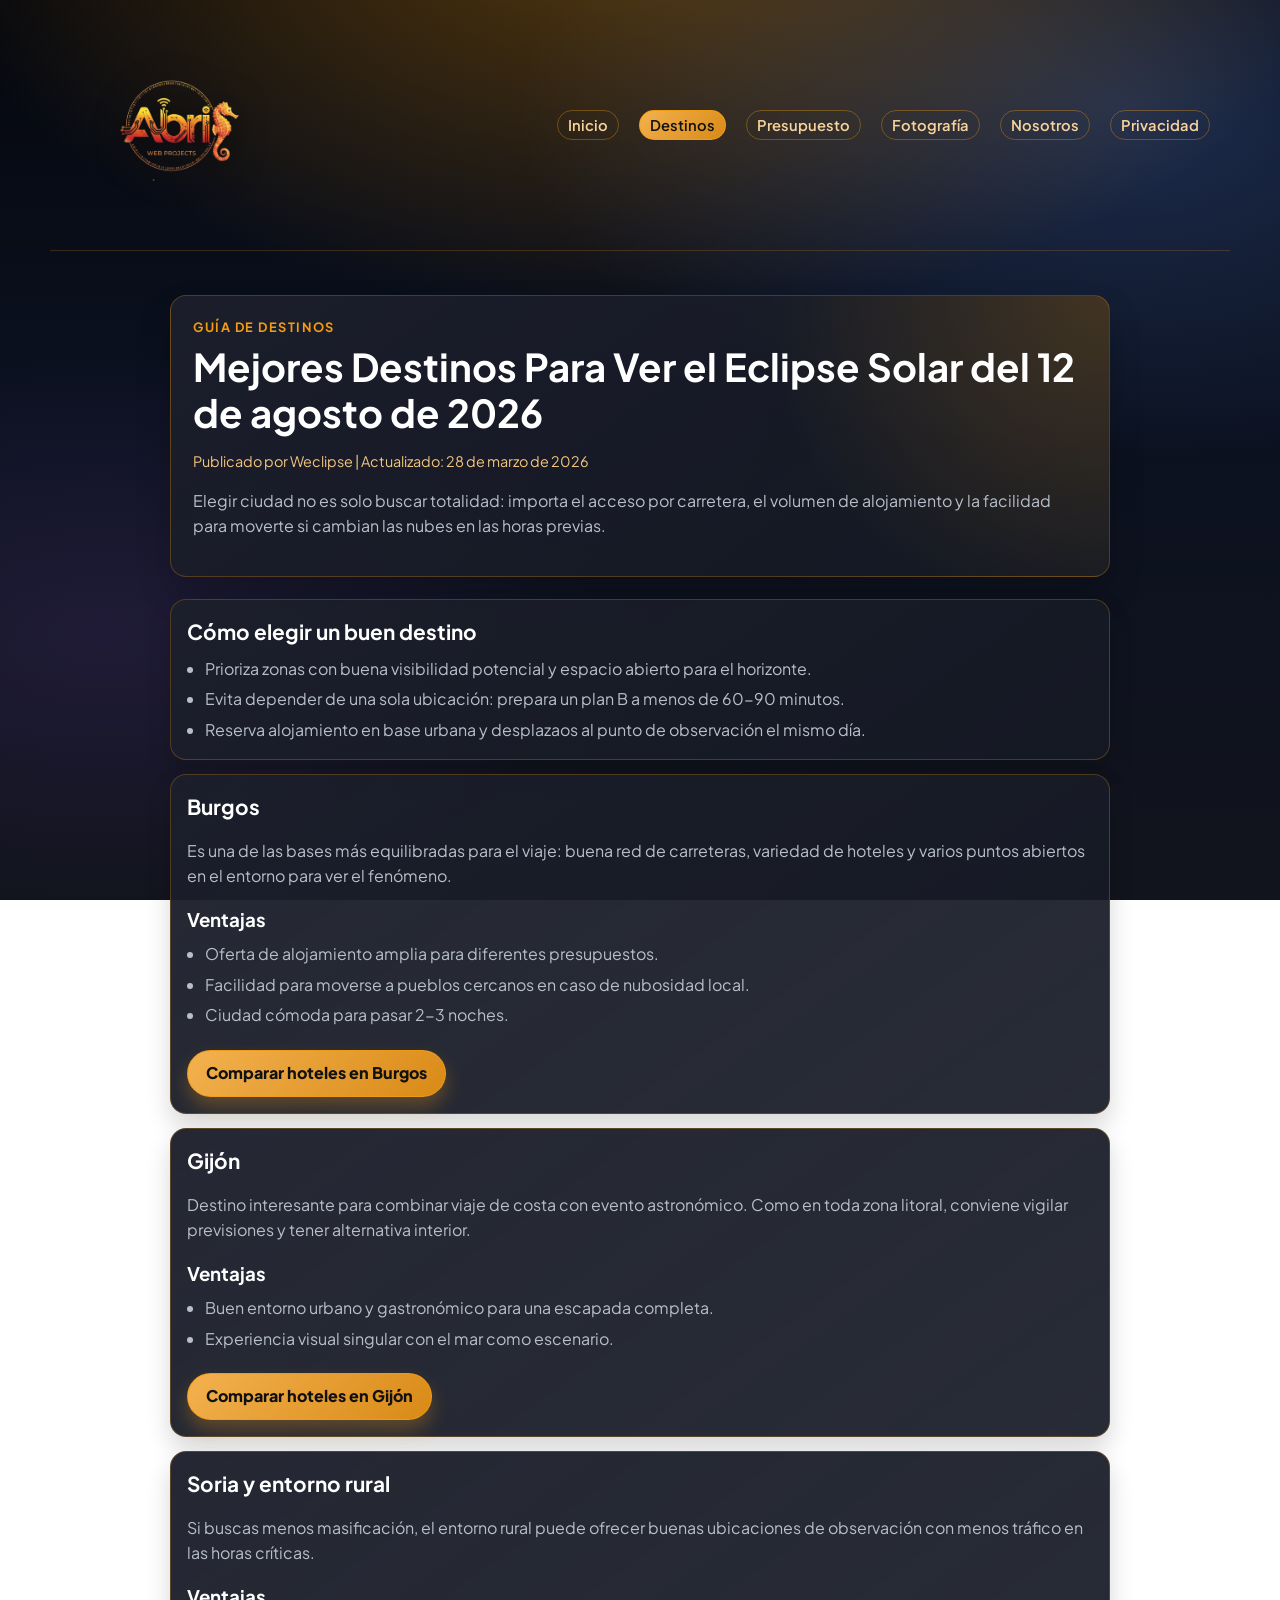
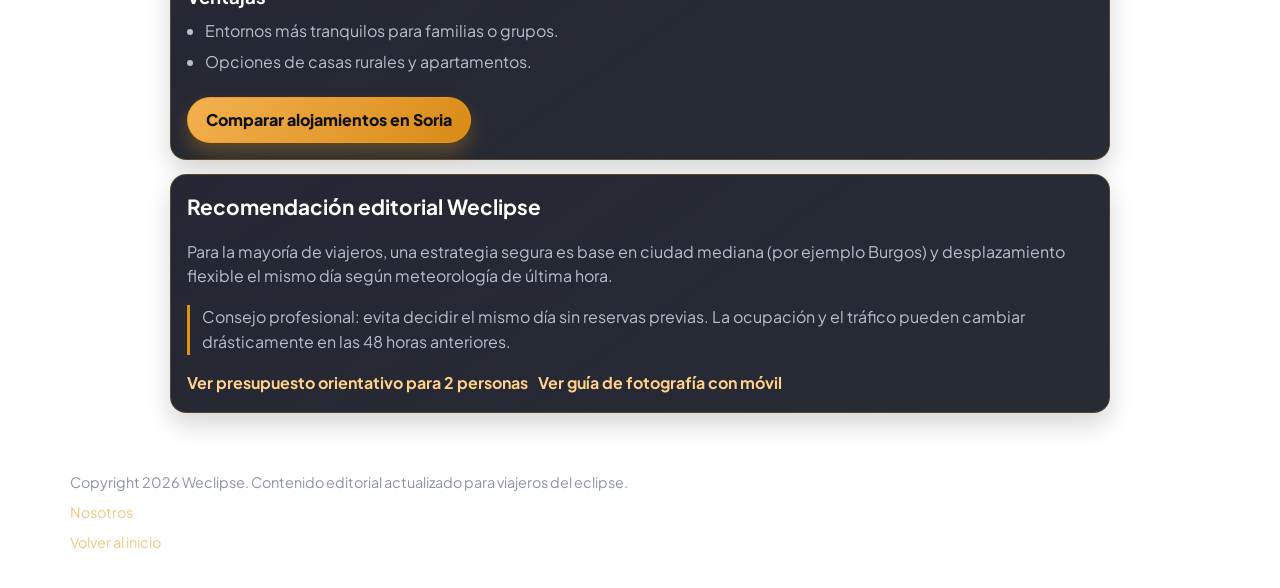
<file: destinos-eclipse-2026-espana.html>
﻿<!DOCTYPE html>
<html lang="es">
<head>
    <meta charset="UTF-8">
    <meta name="viewport" content="width=device-width, initial-scale=1.0">
    <title>Mejores Destinos Para Ver el Eclipse Solar 2026 en España | Weclipse</title>
    <meta name="description" content="Análisis de destinos para ver el eclipse solar total del 12 de agosto de 2026 en España: ciudades recomendadas, ventajas, riesgos meteorológicos y zonas de alojamiento.">
    <meta name="robots" content="index,follow,max-image-preview:large">
    <link rel="preconnect" href="https://fonts.googleapis.com">
    <link rel="preconnect" href="https://fonts.gstatic.com" crossorigin>
    <link href="https://fonts.googleapis.com/css2?family=Plus+Jakarta+Sans:wght@300;400;600;700;800&display=swap" rel="stylesheet">
    <link rel="stylesheet" href="css/style.css">
</head>
<body>
    <header class="site-header">
        <a href="index.html" class="logo-link" aria-label="Inicio Weclipse">
            <img src="img/logo.png" alt="Weclipse" class="logo-img">
        </a>
        <button class="menu-toggle" type="button" aria-label="Abrir menú" aria-expanded="false" aria-controls="site-nav">
            <span></span><span></span><span></span>
        </button>
        <nav id="site-nav" class="top-nav" aria-label="Navegación principal">
            <a href="index.html">Inicio</a>
            <a href="destinos-eclipse-2026-espana.html" aria-current="page">Destinos</a>
            <a href="presupuesto-viaje-eclipse-2026.html">Presupuesto</a>
            <a href="fotografia-eclipse-movil.html">Fotografía</a>
            <a href="sobre-nosotros-contacto.html">Nosotros</a>
            <a href="privacidad.html">Privacidad</a>
        </nav>
    </header>

    <main>
        <section class="article-hero">
            <div class="article-hero-card">
                <p class="hero-kicker">Guía de Destinos</p>
                <h1>Mejores Destinos Para Ver el Eclipse Solar del 12 de agosto de 2026</h1>
                <p class="article-meta">Publicado por Weclipse | Actualizado: 28 de marzo de 2026</p>
                <p class="article-lead">Elegir ciudad no es solo buscar totalidad: importa el acceso por carretera, el volumen de alojamiento y la facilidad para moverte si cambian las nubes en las horas previas.</p>
            </div>
        </section>

        <section class="article-container">
            <article class="article-block">
                <h2>Cómo elegir un buen destino</h2>
                <ul>
                    <li>Prioriza zonas con buena visibilidad potencial y espacio abierto para el horizonte.</li>
                    <li>Evita depender de una sola ubicación: prepara un plan B a menos de 60-90 minutos.</li>
                    <li>Reserva alojamiento en base urbana y desplazaos al punto de observación el mismo día.</li>
                </ul>
            </article>

            <article class="article-block">
                <h2>Burgos</h2>
                <p>Es una de las bases más equilibradas para el viaje: buena red de carreteras, variedad de hoteles y varios puntos abiertos en el entorno para ver el fenómeno.</p>
                <h3>Ventajas</h3>
                <ul>
                    <li>Oferta de alojamiento amplia para diferentes presupuestos.</li>
                    <li>Facilidad para moverse a pueblos cercanos en caso de nubosidad local.</li>
                    <li>Ciudad cómoda para pasar 2-3 noches.</li>
                </ul>
                <div class="cta-row">
                    <a class="btn-booking" href="https://www.booking.com/searchresults.es.html?ss=Burgos&checkin=2026-08-11&checkout=2026-08-13&group_adults=2&no_rooms=1&aid=4347393" target="_blank" rel="nofollow sponsored noopener">Comparar hoteles en Burgos</a>
                </div>
            </article>

            <article class="article-block">
                <h2>Gijón</h2>
                <p>Destino interesante para combinar viaje de costa con evento astronómico. Como en toda zona litoral, conviene vigilar previsiones y tener alternativa interior.</p>
                <h3>Ventajas</h3>
                <ul>
                    <li>Buen entorno urbano y gastronómico para una escapada completa.</li>
                    <li>Experiencia visual singular con el mar como escenario.</li>
                </ul>
                <div class="cta-row">
                    <a class="btn-booking" href="https://www.booking.com/searchresults.es.html?ss=Gijón&checkin=2026-08-11&checkout=2026-08-13&group_adults=2&no_rooms=1&aid=4347393" target="_blank" rel="nofollow sponsored noopener">Comparar hoteles en Gijón</a>
                </div>
            </article>

            <article class="article-block">
                <h2>Soria y entorno rural</h2>
                <p>Si buscas menos masificación, el entorno rural puede ofrecer buenas ubicaciones de observación con menos tráfico en las horas críticas.</p>
                <h3>Ventajas</h3>
                <ul>
                    <li>Entornos más tranquilos para familias o grupos.</li>
                    <li>Opciones de casas rurales y apartamentos.</li>
                </ul>
                <div class="cta-row">
                    <a class="btn-booking" href="https://www.booking.com/searchresults.es.html?ss=Soria&checkin=2026-08-11&checkout=2026-08-13&group_adults=2&no_rooms=1&aid=4347393" target="_blank" rel="nofollow sponsored noopener">Comparar alojamientos en Soria</a>
                </div>
            </article>

            <article class="article-block">
                <h2>Recomendación editorial Weclipse</h2>
                <p>Para la mayoría de viajeros, una estrategia segura es base en ciudad mediana (por ejemplo Burgos) y desplazamiento flexible el mismo día según meteorología de última hora.</p>
                <p class="article-note">Consejo profesional: evita decidir el mismo día sin reservas previas. La ocupación y el tráfico pueden cambiar drásticamente en las 48 horas anteriores.</p>
                <div class="cta-row">
                    <a class="mini-link" href="presupuesto-viaje-eclipse-2026.html">Ver presupuesto orientativo para 2 personas</a>
                    <a class="mini-link" href="fotografia-eclipse-movil.html">Ver guía de fotografía con móvil</a>
                </div>
            </article>
        </section>
    </main>

    <footer>
        <p>Copyright 2026 Weclipse. Contenido editorial actualizado para viajeros del eclipse.</p>
        <p><a href="sobre-nosotros-contacto.html" class="privacy-link">Nosotros</a></p>
        <a href="index.html" class="privacy-link">Volver al inicio</a>
    </footer>
    <script src="js/menu.js"></script>
</body>
</html>
</file>
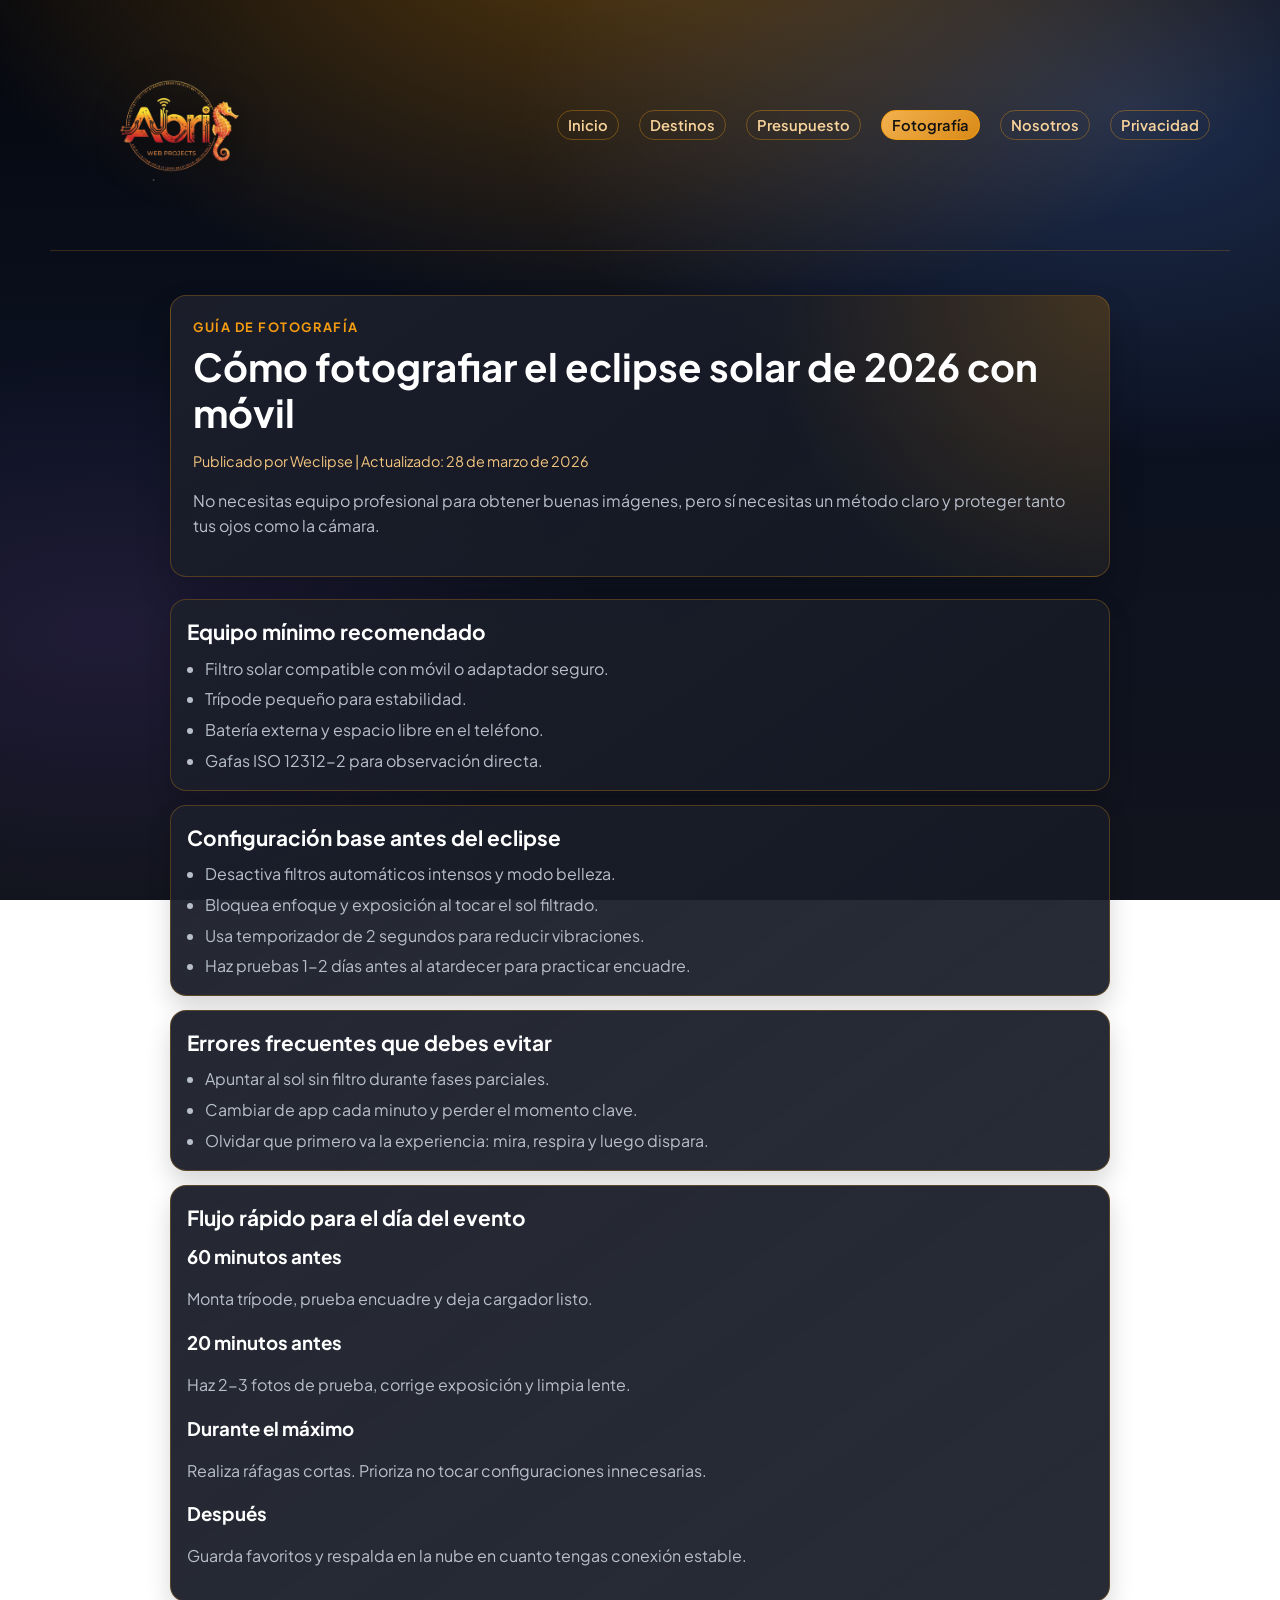
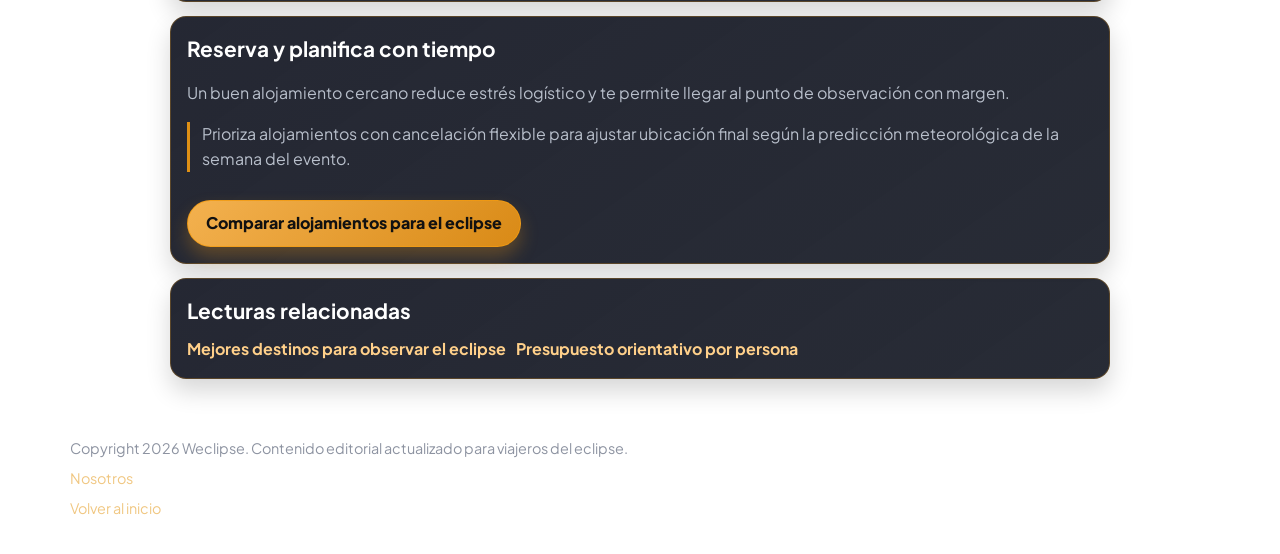
<file: fotografia-eclipse-movil.html>
﻿<!DOCTYPE html>
<html lang="es">
<head>
    <meta charset="UTF-8">
    <meta name="viewport" content="width=device-width, initial-scale=1.0">
    <title>Cómo Fotografiar el Eclipse 2026 con el Móvil | Weclipse</title>
    <meta name="description" content="Guía práctica para fotografiar el eclipse solar 2026 con móvil: equipo mínimo, configuración, errores comunes y flujo recomendado.">
    <meta name="robots" content="index,follow,max-image-preview:large">
    <link rel="preconnect" href="https://fonts.googleapis.com">
    <link rel="preconnect" href="https://fonts.gstatic.com" crossorigin>
    <link href="https://fonts.googleapis.com/css2?family=Plus+Jakarta+Sans:wght@300;400;600;700;800&display=swap" rel="stylesheet">
    <link rel="stylesheet" href="css/style.css">
</head>
<body>
    <header class="site-header">
        <a href="index.html" class="logo-link" aria-label="Inicio Weclipse">
            <img src="img/logo.png" alt="Weclipse" class="logo-img">
        </a>
        <button class="menu-toggle" type="button" aria-label="Abrir menú" aria-expanded="false" aria-controls="site-nav">
            <span></span><span></span><span></span>
        </button>
        <nav id="site-nav" class="top-nav" aria-label="Navegación principal">
            <a href="index.html">Inicio</a>
            <a href="destinos-eclipse-2026-espana.html">Destinos</a>
            <a href="presupuesto-viaje-eclipse-2026.html">Presupuesto</a>
            <a href="fotografia-eclipse-movil.html" aria-current="page">Fotografía</a>
            <a href="sobre-nosotros-contacto.html">Nosotros</a>
            <a href="privacidad.html">Privacidad</a>
        </nav>
    </header>

    <main>
        <section class="article-hero">
            <div class="article-hero-card">
                <p class="hero-kicker">Guía de Fotografía</p>
                <h1>Cómo fotografiar el eclipse solar de 2026 con móvil</h1>
                <p class="article-meta">Publicado por Weclipse | Actualizado: 28 de marzo de 2026</p>
                <p class="article-lead">No necesitas equipo profesional para obtener buenas imágenes, pero sí necesitas un método claro y proteger tanto tus ojos como la cámara.</p>
            </div>
        </section>

        <section class="article-container">
            <article class="article-block">
                <h2>Equipo mínimo recomendado</h2>
                <ul>
                    <li>Filtro solar compatible con móvil o adaptador seguro.</li>
                    <li>Trípode pequeño para estabilidad.</li>
                    <li>Batería externa y espacio libre en el teléfono.</li>
                    <li>Gafas ISO 12312-2 para observación directa.</li>
                </ul>
            </article>

            <article class="article-block">
                <h2>Configuración base antes del eclipse</h2>
                <ul>
                    <li>Desactiva filtros automáticos intensos y modo belleza.</li>
                    <li>Bloquea enfoque y exposición al tocar el sol filtrado.</li>
                    <li>Usa temporizador de 2 segundos para reducir vibraciones.</li>
                    <li>Haz pruebas 1-2 días antes al atardecer para practicar encuadre.</li>
                </ul>
            </article>

            <article class="article-block">
                <h2>Errores frecuentes que debes evitar</h2>
                <ul>
                    <li>Apuntar al sol sin filtro durante fases parciales.</li>
                    <li>Cambiar de app cada minuto y perder el momento clave.</li>
                    <li>Olvidar que primero va la experiencia: mira, respira y luego dispara.</li>
                </ul>
            </article>

            <article class="article-block">
                <h2>Flujo rápido para el día del evento</h2>
                <h3>60 minutos antes</h3>
                <p>Monta trípode, prueba encuadre y deja cargador listo.</p>
                <h3>20 minutos antes</h3>
                <p>Haz 2-3 fotos de prueba, corrige exposición y limpia lente.</p>
                <h3>Durante el máximo</h3>
                <p>Realiza ráfagas cortas. Prioriza no tocar configuraciones innecesarias.</p>
                <h3>Después</h3>
                <p>Guarda favoritos y respalda en la nube en cuanto tengas conexión estable.</p>
            </article>

            <article class="article-block">
                <h2>Reserva y planifica con tiempo</h2>
                <p>Un buen alojamiento cercano reduce estrés logístico y te permite llegar al punto de observación con margen.</p>
                <p class="article-note">Prioriza alojamientos con cancelación flexible para ajustar ubicación final según la predicción meteorológica de la semana del evento.</p>
                <div class="cta-row">
                    <a class="btn-booking" href="https://www.booking.com/searchresults.es.html?ss=Burgos&checkin=2026-08-11&checkout=2026-08-13&group_adults=2&no_rooms=1&aid=4347393" target="_blank" rel="nofollow sponsored noopener">Comparar alojamientos para el eclipse</a>
                </div>
            </article>

            <article class="article-block">
                <h2>Lecturas relacionadas</h2>
                <div class="cta-row">
                    <a class="mini-link" href="destinos-eclipse-2026-espana.html">Mejores destinos para observar el eclipse</a>
                    <a class="mini-link" href="presupuesto-viaje-eclipse-2026.html">Presupuesto orientativo por persona</a>
                </div>
            </article>
        </section>
    </main>

    <footer>
        <p>Copyright 2026 Weclipse. Contenido editorial actualizado para viajeros del eclipse.</p>
        <p><a href="sobre-nosotros-contacto.html" class="privacy-link">Nosotros</a></p>
        <a href="index.html" class="privacy-link">Volver al inicio</a>
    </footer>
    <script src="js/menu.js"></script>
</body>
</html>
</file>
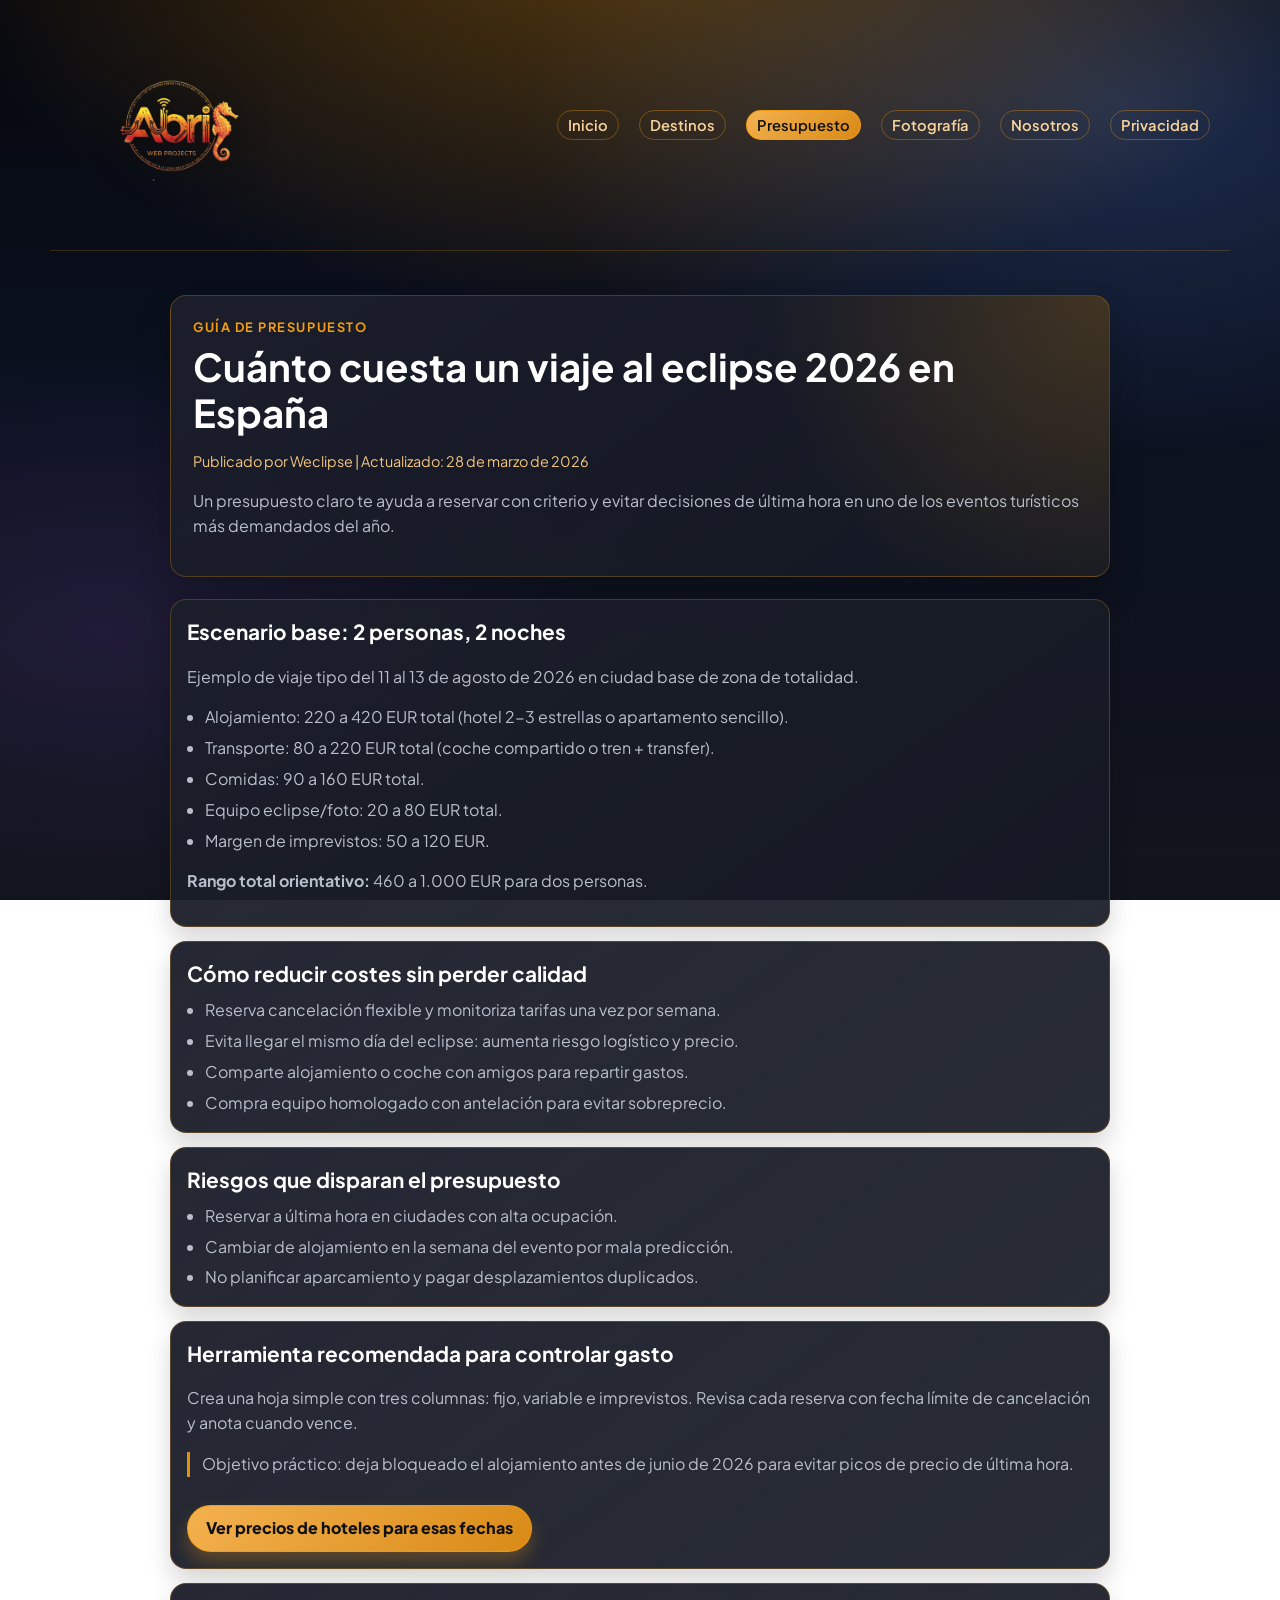
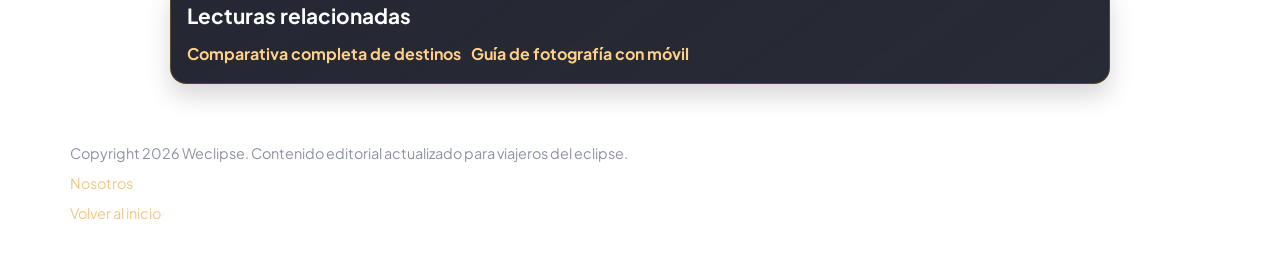
<file: presupuesto-viaje-eclipse-2026.html>
﻿<!DOCTYPE html>
<html lang="es">
<head>
    <meta charset="UTF-8">
    <meta name="viewport" content="width=device-width, initial-scale=1.0">
    <title>Presupuesto Para Viajar al Eclipse Solar 2026 | Weclipse</title>
    <meta name="description" content="Presupuesto detallado para organizar un viaje al eclipse solar 2026 en España: alojamiento, transporte, comidas, equipo y margen de seguridad.">
    <meta name="robots" content="index,follow,max-image-preview:large">
    <link rel="preconnect" href="https://fonts.googleapis.com">
    <link rel="preconnect" href="https://fonts.gstatic.com" crossorigin>
    <link href="https://fonts.googleapis.com/css2?family=Plus+Jakarta+Sans:wght@300;400;600;700;800&display=swap" rel="stylesheet">
    <link rel="stylesheet" href="css/style.css">
</head>
<body>
    <header class="site-header">
        <a href="index.html" class="logo-link" aria-label="Inicio Weclipse">
            <img src="img/logo.png" alt="Weclipse" class="logo-img">
        </a>
        <button class="menu-toggle" type="button" aria-label="Abrir menú" aria-expanded="false" aria-controls="site-nav">
            <span></span><span></span><span></span>
        </button>
        <nav id="site-nav" class="top-nav" aria-label="Navegación principal">
            <a href="index.html">Inicio</a>
            <a href="destinos-eclipse-2026-espana.html">Destinos</a>
            <a href="presupuesto-viaje-eclipse-2026.html" aria-current="page">Presupuesto</a>
            <a href="fotografia-eclipse-movil.html">Fotografía</a>
            <a href="sobre-nosotros-contacto.html">Nosotros</a>
            <a href="privacidad.html">Privacidad</a>
        </nav>
    </header>

    <main>
        <section class="article-hero">
            <div class="article-hero-card">
                <p class="hero-kicker">Guía de Presupuesto</p>
                <h1>Cuánto cuesta un viaje al eclipse 2026 en España</h1>
                <p class="article-meta">Publicado por Weclipse | Actualizado: 28 de marzo de 2026</p>
                <p class="article-lead">Un presupuesto claro te ayuda a reservar con criterio y evitar decisiones de última hora en uno de los eventos turísticos más demandados del año.</p>
            </div>
        </section>

        <section class="article-container">
            <article class="article-block">
                <h2>Escenario base: 2 personas, 2 noches</h2>
                <p>Ejemplo de viaje tipo del 11 al 13 de agosto de 2026 en ciudad base de zona de totalidad.</p>
                <ul>
                    <li>Alojamiento: 220 a 420 EUR total (hotel 2-3 estrellas o apartamento sencillo).</li>
                    <li>Transporte: 80 a 220 EUR total (coche compartido o tren + transfer).</li>
                    <li>Comidas: 90 a 160 EUR total.</li>
                    <li>Equipo eclipse/foto: 20 a 80 EUR total.</li>
                    <li>Margen de imprevistos: 50 a 120 EUR.</li>
                </ul>
                <p><strong>Rango total orientativo:</strong> 460 a 1.000 EUR para dos personas.</p>
            </article>

            <article class="article-block">
                <h2>Cómo reducir costes sin perder calidad</h2>
                <ul>
                    <li>Reserva cancelación flexible y monitoriza tarifas una vez por semana.</li>
                    <li>Evita llegar el mismo día del eclipse: aumenta riesgo logístico y precio.</li>
                    <li>Comparte alojamiento o coche con amigos para repartir gastos.</li>
                    <li>Compra equipo homologado con antelación para evitar sobreprecio.</li>
                </ul>
            </article>

            <article class="article-block">
                <h2>Riesgos que disparan el presupuesto</h2>
                <ul>
                    <li>Reservar a última hora en ciudades con alta ocupación.</li>
                    <li>Cambiar de alojamiento en la semana del evento por mala predicción.</li>
                    <li>No planificar aparcamiento y pagar desplazamientos duplicados.</li>
                </ul>
            </article>

            <article class="article-block">
                <h2>Herramienta recomendada para controlar gasto</h2>
                <p>Crea una hoja simple con tres columnas: fijo, variable e imprevistos. Revisa cada reserva con fecha límite de cancelación y anota cuando vence.</p>
                <p class="article-note">Objetivo práctico: deja bloqueado el alojamiento antes de junio de 2026 para evitar picos de precio de última hora.</p>
                <div class="cta-row">
                    <a class="btn-booking" href="https://www.booking.com/searchresults.es.html?ss=Burgos&checkin=2026-08-11&checkout=2026-08-13&group_adults=2&no_rooms=1&aid=4347393" target="_blank" rel="nofollow sponsored noopener">Ver precios de hoteles para esas fechas</a>
                </div>
            </article>

            <article class="article-block">
                <h2>Lecturas relacionadas</h2>
                <div class="cta-row">
                    <a class="mini-link" href="destinos-eclipse-2026-espana.html">Comparativa completa de destinos</a>
                    <a class="mini-link" href="fotografia-eclipse-movil.html">Guía de fotografía con móvil</a>
                </div>
            </article>
        </section>
    </main>

    <footer>
        <p>Copyright 2026 Weclipse. Contenido editorial actualizado para viajeros del eclipse.</p>
        <p><a href="sobre-nosotros-contacto.html" class="privacy-link">Nosotros</a></p>
        <a href="index.html" class="privacy-link">Volver al inicio</a>
    </footer>
    <script src="js/menu.js"></script>
</body>
</html>
</file>
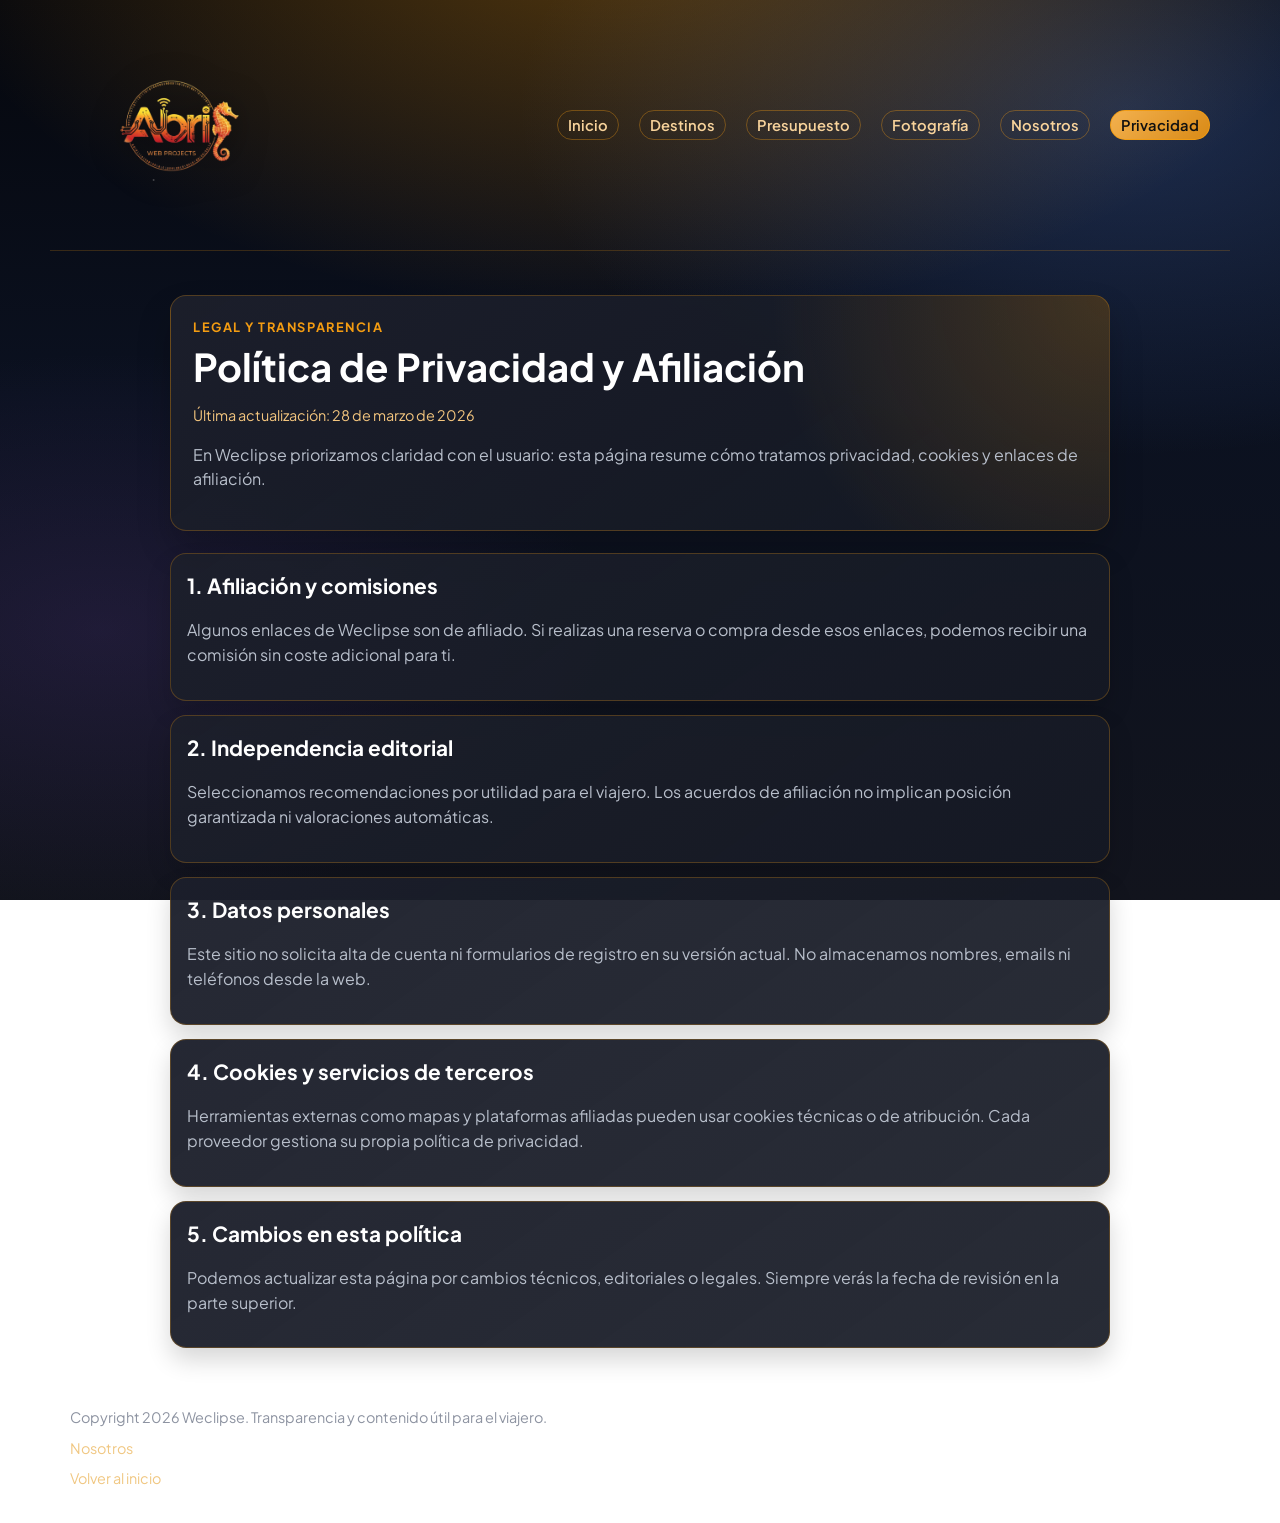
<file: privacidad.html>
﻿<!DOCTYPE html>
<html lang="es">
<head>
    <meta charset="UTF-8">
    <meta name="viewport" content="width=device-width, initial-scale=1.0">
    <title>Política de Privacidad y Afiliación | Weclipse</title>
    <meta name="description" content="Política de privacidad, cookies y transparencia afiliada de Weclipse.">
    <meta name="robots" content="index,follow,max-image-preview:large">
    <link rel="preconnect" href="https://fonts.googleapis.com">
    <link rel="preconnect" href="https://fonts.gstatic.com" crossorigin>
    <link href="https://fonts.googleapis.com/css2?family=Plus+Jakarta+Sans:wght@300;400;600;700;800&display=swap" rel="stylesheet">
    <link rel="stylesheet" href="css/style.css">
</head>
<body>
    <header class="site-header">
        <a href="index.html" class="logo-link" aria-label="Inicio Weclipse">
            <img src="img/logo.png" alt="Weclipse" class="logo-img">
        </a>
        <button class="menu-toggle" type="button" aria-label="Abrir menú" aria-expanded="false" aria-controls="site-nav">
            <span></span><span></span><span></span>
        </button>
        <nav id="site-nav" class="top-nav" aria-label="Navegación principal">
            <a href="index.html">Inicio</a>
            <a href="destinos-eclipse-2026-espana.html">Destinos</a>
            <a href="presupuesto-viaje-eclipse-2026.html">Presupuesto</a>
            <a href="fotografia-eclipse-movil.html">Fotografía</a>
            <a href="sobre-nosotros-contacto.html">Nosotros</a>
            <a href="privacidad.html" aria-current="page">Privacidad</a>
        </nav>
    </header>

    <main>
        <section class="article-hero">
            <div class="article-hero-card">
                <p class="hero-kicker">Legal y Transparencia</p>
                <h1>Política de Privacidad y Afiliación</h1>
                <p class="article-meta">Última actualización: 28 de marzo de 2026</p>
                <p class="article-lead">En Weclipse priorizamos claridad con el usuario: esta página resume cómo tratamos privacidad, cookies y enlaces de afiliación.</p>
            </div>
        </section>

        <section class="article-container">
            <article class="article-block">
                <h2>1. Afiliación y comisiones</h2>
                <p>Algunos enlaces de Weclipse son de afiliado. Si realizas una reserva o compra desde esos enlaces, podemos recibir una comisión sin coste adicional para ti.</p>
            </article>

            <article class="article-block">
                <h2>2. Independencia editorial</h2>
                <p>Seleccionamos recomendaciones por utilidad para el viajero. Los acuerdos de afiliación no implican posición garantizada ni valoraciones automáticas.</p>
            </article>

            <article class="article-block">
                <h2>3. Datos personales</h2>
                <p>Este sitio no solicita alta de cuenta ni formularios de registro en su versión actual. No almacenamos nombres, emails ni teléfonos desde la web.</p>
            </article>

            <article class="article-block">
                <h2>4. Cookies y servicios de terceros</h2>
                <p>Herramientas externas como mapas y plataformas afiliadas pueden usar cookies técnicas o de atribución. Cada proveedor gestiona su propia política de privacidad.</p>
            </article>

            <article class="article-block">
                <h2>5. Cambios en esta política</h2>
                <p>Podemos actualizar esta página por cambios técnicos, editoriales o legales. Siempre verás la fecha de revisión en la parte superior.</p>
            </article>
        </section>
    </main>

    <footer>
        <p>Copyright 2026 Weclipse. Transparencia y contenido útil para el viajero.</p>
        <p><a href="sobre-nosotros-contacto.html" class="privacy-link">Nosotros</a></p>
        <a href="index.html" class="privacy-link">Volver al inicio</a>
    </footer>
    <script src="js/menu.js"></script>
</body>
</html>
</file>
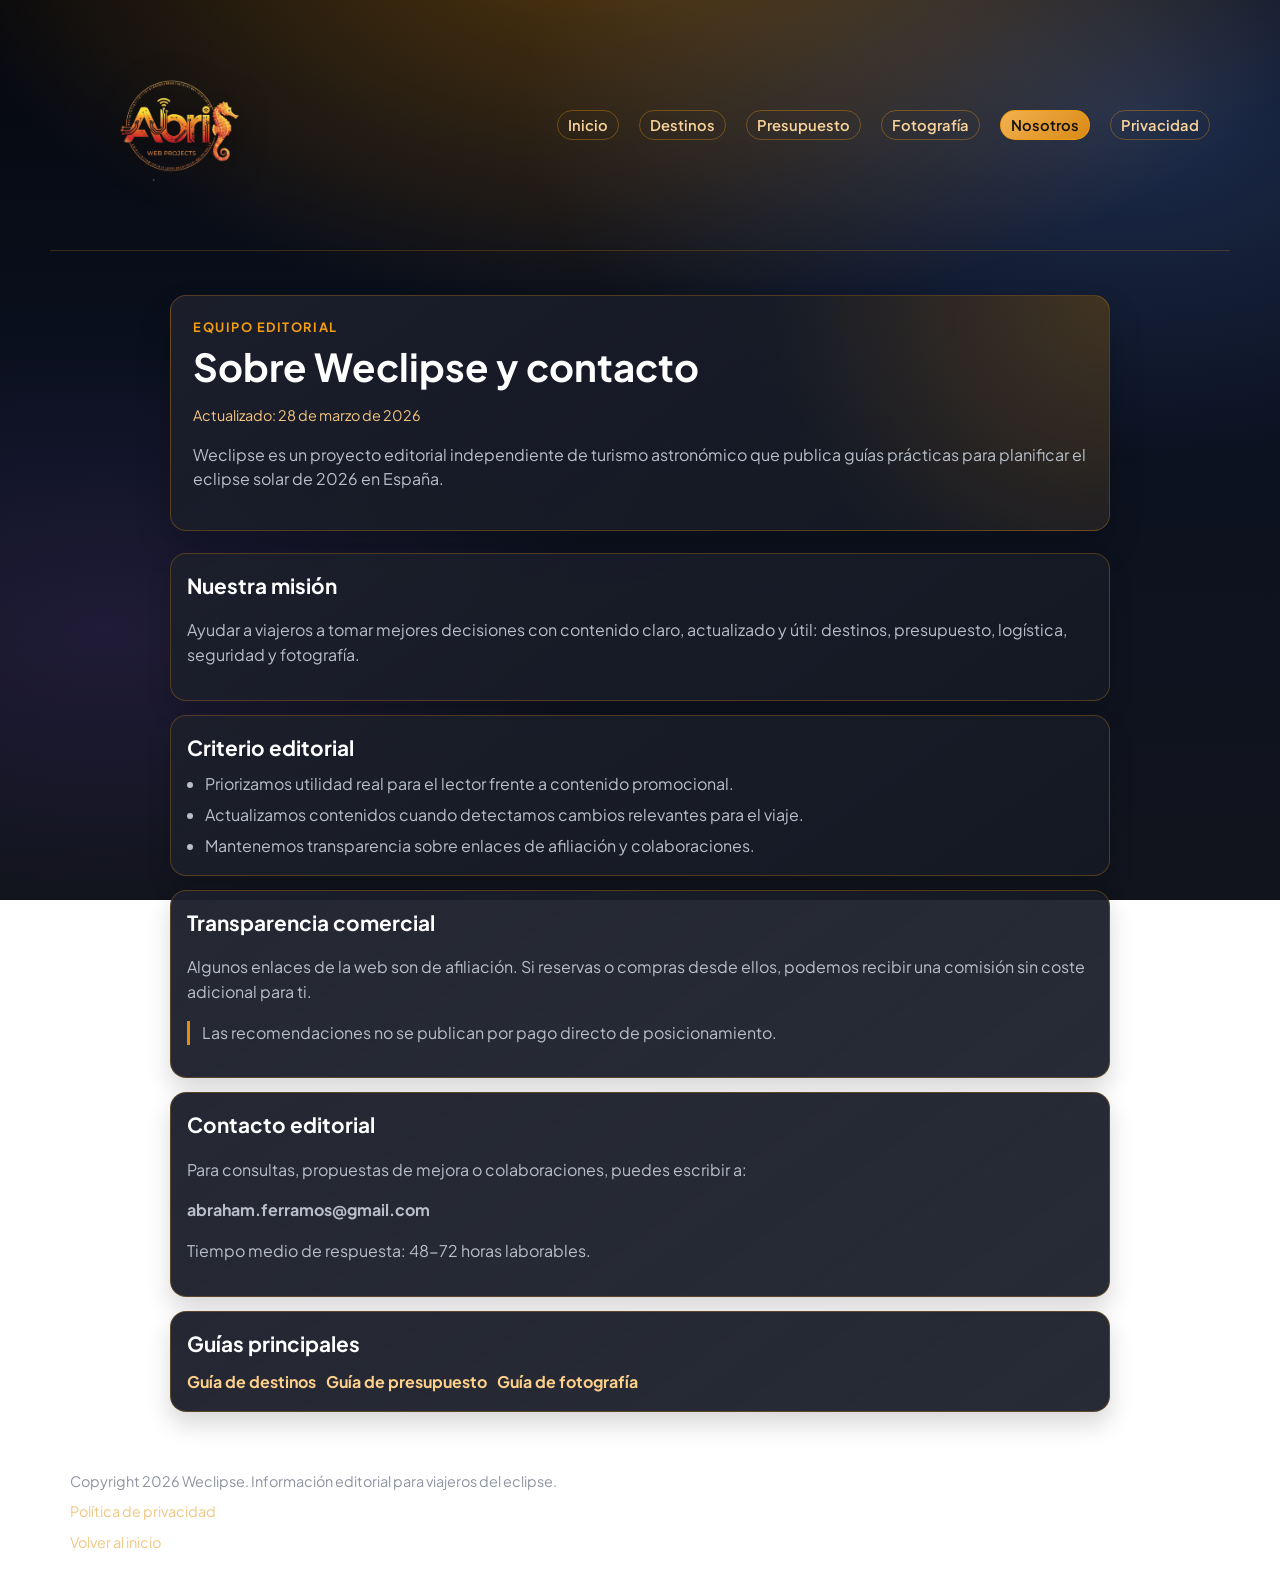
<file: sobre-nosotros-contacto.html>
﻿<!DOCTYPE html>
<html lang="es">
<head>
    <meta charset="UTF-8">
    <meta name="viewport" content="width=device-width, initial-scale=1.0">
    <title>Sobre Weclipse y Contacto Editorial</title>
    <meta name="description" content="Conoce el enfoque editorial de Weclipse, nuestro compromiso de transparencia y cómo contactar para colaboraciones o consultas.">
    <meta name="robots" content="index,follow,max-image-preview:large">
    <link rel="preconnect" href="https://fonts.googleapis.com">
    <link rel="preconnect" href="https://fonts.gstatic.com" crossorigin>
    <link href="https://fonts.googleapis.com/css2?family=Plus+Jakarta+Sans:wght@300;400;600;700;800&display=swap" rel="stylesheet">
    <link rel="stylesheet" href="css/style.css">
</head>
<body>
    <header class="site-header">
        <a href="index.html" class="logo-link" aria-label="Inicio Weclipse">
            <img src="img/logo.png" alt="Weclipse" class="logo-img">
        </a>
        <button class="menu-toggle" type="button" aria-label="Abrir menú" aria-expanded="false" aria-controls="site-nav">
            <span></span><span></span><span></span>
        </button>
        <nav id="site-nav" class="top-nav" aria-label="Navegación principal">
            <a href="index.html">Inicio</a>
            <a href="destinos-eclipse-2026-espana.html">Destinos</a>
            <a href="presupuesto-viaje-eclipse-2026.html">Presupuesto</a>
            <a href="fotografia-eclipse-movil.html">Fotografía</a>
            <a href="sobre-nosotros-contacto.html" aria-current="page">Nosotros</a>
            <a href="privacidad.html">Privacidad</a>
        </nav>
    </header>

    <main>
        <section class="article-hero">
            <div class="article-hero-card">
                <p class="hero-kicker">Equipo Editorial</p>
                <h1>Sobre Weclipse y contacto</h1>
                <p class="article-meta">Actualizado: 28 de marzo de 2026</p>
                <p class="article-lead">Weclipse es un proyecto editorial independiente de turismo astronómico que publica guías prácticas para planificar el eclipse solar de 2026 en España.</p>
            </div>
        </section>

        <section class="article-container">
            <article class="article-block">
                <h2>Nuestra misión</h2>
                <p>Ayudar a viajeros a tomar mejores decisiones con contenido claro, actualizado y útil: destinos, presupuesto, logística, seguridad y fotografía.</p>
            </article>

            <article class="article-block">
                <h2>Criterio editorial</h2>
                <ul>
                    <li>Priorizamos utilidad real para el lector frente a contenido promocional.</li>
                    <li>Actualizamos contenidos cuando detectamos cambios relevantes para el viaje.</li>
                    <li>Mantenemos transparencia sobre enlaces de afiliación y colaboraciones.</li>
                </ul>
            </article>

            <article class="article-block">
                <h2>Transparencia comercial</h2>
                <p>Algunos enlaces de la web son de afiliación. Si reservas o compras desde ellos, podemos recibir una comisión sin coste adicional para ti.</p>
                <p class="article-note">Las recomendaciones no se publican por pago directo de posicionamiento.</p>
            </article>

            <article class="article-block">
                <h2>Contacto editorial</h2>
                <p>Para consultas, propuestas de mejora o colaboraciones, puedes escribir a:</p>
                <p><strong>abraham.ferramos@gmail.com</strong></p>
                <p>Tiempo medio de respuesta: 48-72 horas laborables.</p>
            </article>

            <article class="article-block">
                <h2>Guías principales</h2>
                <div class="cta-row">
                    <a class="mini-link" href="destinos-eclipse-2026-espana.html">Guía de destinos</a>
                    <a class="mini-link" href="presupuesto-viaje-eclipse-2026.html">Guía de presupuesto</a>
                    <a class="mini-link" href="fotografia-eclipse-movil.html">Guía de fotografía</a>
                </div>
            </article>
        </section>
    </main>

    <footer>
        <p>Copyright 2026 Weclipse. Información editorial para viajeros del eclipse.</p>
        <p><a href="privacidad.html" class="privacy-link">Política de privacidad</a></p>
        <a href="index.html" class="privacy-link">Volver al inicio</a>
    </footer>
    <script src="js/menu.js"></script>
</body>
</html>
</file>
<file: css/style.css>
﻿:root {
    --sun: #f39c12;
    --sun-soft: #f5b041;
    --night: #12141d;
    --card: #1c1f2b;
    --text: #ffffff;
    --muted: #b8bfcb;
    --border: rgba(243, 156, 18, 0.26);
    --sun-glow: rgba(243, 156, 18, 0.4);
}

* {
    box-sizing: border-box;
}

body {
    margin: 0;
    font-family: 'Plus Jakarta Sans', sans-serif;
    color: var(--text);
    background:
        radial-gradient(1300px 760px at 50% -12%, rgba(243, 156, 18, 0.36), transparent 56%),
        radial-gradient(980px 560px at 88% 12%, rgba(69, 106, 182, 0.36), transparent 62%),
        radial-gradient(760px 420px at 8% 70%, rgba(93, 58, 141, 0.22), transparent 66%),
        radial-gradient(2.2px 2.2px at 12% 20%, rgba(255, 255, 255, 0.34), transparent 62%),
        radial-gradient(2px 2px at 78% 36%, rgba(255, 255, 255, 0.28), transparent 62%),
        radial-gradient(1.8px 1.8px at 35% 72%, rgba(255, 255, 255, 0.24), transparent 62%),
        radial-gradient(1.6px 1.6px at 62% 84%, rgba(255, 255, 255, 0.2), transparent 62%),
        linear-gradient(180deg, #05070d 0%, #0b1120 44%, #12141d 100%);
    line-height: 1.55;
    background-attachment: fixed;
}

section[id] {
    scroll-margin-top: 96px;
}

.site-header {
    max-width: 1180px;
    margin: 0 auto;
    padding: 20px 20px;
    display: flex;
    align-items: center;
    justify-content: space-between;
    gap: 12px;
    border-bottom: 1px solid rgba(243, 156, 18, 0.2);
    margin-bottom: 24px;
}

.logo-link {
    text-decoration: none;
}

.logo-img {
    width: 210px;
    height: auto;
    display: block;
    filter: drop-shadow(0 4px 16px rgba(0, 0, 0, 0.5));
    transition: transform 0.25s ease;
}

.logo-link:hover .logo-img {
    transform: translateY(-1px) scale(1.02);
}

.top-nav {
    display: flex;
    gap: 20px;
    flex-wrap: nowrap;
    align-items: center;
    justify-content: flex-end;
    margin-left: 12px;
}

.menu-toggle {
    display: none;
    width: 44px;
    height: 38px;
    border: 1px solid rgba(243, 156, 18, 0.65);
    border-radius: 10px;
    background: rgba(243, 156, 18, 0.1);
    align-items: center;
    justify-content: center;
    gap: 5px;
    flex-direction: column;
    cursor: pointer;
}

.menu-toggle span {
    display: block;
    width: 20px;
    height: 2px;
    background: #ffd08a;
    border-radius: 999px;
    transform-origin: center;
    transition: transform 0.24s ease, opacity 0.2s ease;
}

.top-nav a {
    color: #f8d39b;
    text-decoration: none;
    font-weight: 600;
    font-size: 0.92rem;
    border: 1px solid rgba(243, 156, 18, 0.35);
    border-radius: 999px;
    padding: 3px 10px;
    transition: all 0.2s ease;
}

.top-nav a:hover {
    color: var(--sun);
    border-color: rgba(243, 156, 18, 0.85);
    background: rgba(243, 156, 18, 0.12);
}

.top-nav a[aria-current="page"] {
    color: #111;
    background: linear-gradient(135deg, #f3b14f 0%, #d98a16 100%);
    border-color: rgba(243, 156, 18, 0.95);
}

.hero-section,
#info-panel,
.travel-guide-section,
.content-section,
#affiliate-disclosure,
footer {
    max-width: 1180px;
    margin: 0 auto;
    padding-left: 20px;
    padding-right: 20px;
}

.hero-section {
    padding-top: 26px;
    padding-bottom: 30px;
    background:
        radial-gradient(circle at 50% 0%, rgba(243, 156, 18, 0.1), transparent 46%);
    border-radius: 16px;
}

.hero-kicker {
    margin: 0;
    color: var(--sun);
    text-transform: uppercase;
    letter-spacing: 0.12em;
    font-weight: 700;
    font-size: 0.8rem;
}

.hero-copy h1 {
    margin: 8px 0 12px;
    font-size: clamp(1.5rem, 2.65vw, 2.6rem);
    line-height: 1.15;
    color: var(--sun);
    text-shadow: 0 0 24px rgba(243, 156, 18, 0.42);
    white-space: nowrap;
}

.hero-copy p,
.section-intro,
.city-details p,
.content-card p,
.faq-item p,
.about-section p,
.product-desc,
.article-lead,
.article-block p,
.article-block ul,
.disclosure-container p,
.iso-notice {
    color: var(--muted);
}

#countdown-container {
    display: flex;
    flex-wrap: wrap;
    gap: 14px;
    margin: 22px 0 20px;
}

.time-unit {
    min-width: 84px;
    padding: 10px 12px;
    text-align: center;
    border-radius: 12px;
    background: rgba(255, 255, 255, 0.04);
    border: 1px solid var(--border);
}

.time-unit span {
    display: block;
    font-size: 1.5rem;
    font-weight: 800;
    color: var(--sun);
    text-shadow: 0 0 12px var(--sun-glow);
}

.time-unit p {
    margin: 2px 0 0;
    color: var(--muted);
    font-size: 0.75rem;
    text-transform: uppercase;
    letter-spacing: 0.08em;
}

.search-wrapper {
    margin: 0 0 16px;
}

.search-bar {
    display: flex;
    background: rgba(0, 0, 0, 0.8);
    border: 1px solid var(--sun);
    border-radius: 999px;
    padding: 6px;
    max-width: 620px;
    box-shadow: 0 0 16px var(--sun-glow);
}

.search-bar input {
    flex: 1;
    border: 0;
    background: transparent;
    color: var(--text);
    font-size: 1rem;
    outline: none;
    padding: 10px 16px;
}

.search-bar input::placeholder {
    color: #9ea5b1;
}

.search-bar button {
    border: 0;
    border-radius: 999px;
    background: linear-gradient(135deg, #f3b14f 0%, #d98a16 100%);
    color: #111;
    font-weight: 700;
    padding: 10px 20px;
    cursor: pointer;
}

#map {
    width: 100%;
    height: 520px;
    border-radius: 18px;
    border: 1px solid var(--sun);
    box-shadow: 0 0 32px var(--sun-glow);
}

.map-disclaimer {
    margin: 10px 0 0;
    color: #8f96a2;
    font-size: 0.82rem;
}

#info-panel {
    padding-top: 30px;
    padding-bottom: 16px;
}

.info-card {
    display: grid;
    grid-template-columns: 1.2fr 1fr 1fr;
    gap: 22px;
    border: 1px solid var(--border);
    border-radius: 18px;
    padding: 24px;
    background: linear-gradient(145deg, rgba(28, 31, 43, 0.97) 0%, rgba(20, 24, 35, 0.93) 100%);
    box-shadow: 0 0 36px var(--sun-glow);
}

.city-details h2 {
    margin: 0 0 8px;
    font-size: 1.65rem;
    color: var(--sun);
}

.highlight-text {
    color: var(--sun);
    font-weight: 700;
}

.sub-text {
    font-size: 0.9rem;
}

.safety-tag {
    margin-top: 14px;
    display: inline-flex;
    padding: 7px 12px;
    border-radius: 999px;
    border: 1px solid rgba(243, 156, 18, 0.7);
    background: rgba(243, 156, 18, 0.14);
    color: #ffd9a0;
    font-weight: 600;
    font-size: 0.8rem;
}

.simulation-view {
    text-align: center;
}

.sun-ring {
    width: 120px;
    height: 120px;
    margin: 6px auto 0;
    border-radius: 50%;
    border: 3px solid var(--sun);
    background: radial-gradient(circle at 30% 30%, #f5b041 0%, #f39c12 42%, #d68910 70%, #111 100%);
    box-shadow: 0 0 24px var(--sun-glow);
    overflow: hidden;
    position: relative;
}

#moon {
    position: absolute;
    top: 0;
    left: 100%;
    width: 100%;
    height: 100%;
    border-radius: 50%;
    background: var(--card);
    transition: left 0.7s ease;
}

.simulation-view h3 {
    margin-top: 12px;
    font-size: 1.1rem;
}

.action-links {
    display: flex;
    flex-direction: column;
    gap: 10px;
}

.link-item {
    display: inline-flex;
    justify-content: center;
    text-decoration: none;
    padding: 12px 14px;
    border-radius: 10px;
    border: 1px solid var(--sun);
    color: #fff;
    font-weight: 700;
    background: linear-gradient(135deg, rgba(243, 156, 18, 0.22) 0%, rgba(243, 156, 18, 0.08) 100%);
    transition: all 0.2s ease;
}

.link-item:hover {
    transform: translateY(-2px);
    background: linear-gradient(135deg, var(--sun) 0%, #d68910 100%);
    color: #101010;
}

.small-text {
    margin: 4px 0 0;
    color: #8f96a2;
    font-size: 0.8rem;
}

.travel-guide-section,
.content-section {
    padding-top: 40px;
    padding-bottom: 14px;
}

.section-title {
    margin: 0 0 12px;
    font-size: clamp(1.45rem, 2.5vw, 2.2rem);
    color: var(--sun);
    text-shadow: 0 0 18px rgba(243, 156, 18, 0.38);
}

.destinations-grid,
.content-grid,
.products-grid,
.faq-list,
.guide-links-grid {
    display: grid;
    gap: 18px;
}

.destinations-grid {
    grid-template-columns: repeat(auto-fit, minmax(260px, 1fr));
}

.content-grid {
    grid-template-columns: repeat(auto-fit, minmax(220px, 1fr));
}

.products-grid {
    grid-template-columns: repeat(auto-fit, minmax(250px, 1fr));
}

.guide-links-grid {
    grid-template-columns: repeat(auto-fit, minmax(240px, 1fr));
}

.dest-card-travel,
.content-card,
.product-card,
.faq-item,
.about-section,
.guide-link-card,
.article-block,
.article-hero-card,
.disclosure-container {
    border: 1px solid var(--border);
    border-radius: 16px;
    background: linear-gradient(145deg, rgba(28, 31, 43, 0.96) 0%, rgba(21, 25, 36, 0.92) 100%);
}

.dest-card-travel {
    overflow: hidden;
}

.dest-img-travel {
    height: 190px;
    background-size: cover;
    background-position: center;
}

.dest-content-travel,
.content-card,
.faq-item,
.about-section,
.guide-link-card,
.article-block,
.disclosure-container,
.product-card {
    padding: 16px;
}

.dest-content-travel h3,
.content-card h3,
.guide-link-card h3,
.product-card h3,
.faq-item h3,
.article-block h3 {
    margin: 0 0 8px;
}

.mini-link {
    color: #ffd08a;
    font-weight: 700;
    text-decoration: none;
}

.checklist {
    margin: 6px 0 0;
    padding: 0;
    list-style: none;
    display: grid;
    gap: 10px;
}

.checklist li {
    padding: 11px 14px;
    border-radius: 12px;
    border: 1px solid var(--border);
    background: rgba(20, 23, 34, 0.9);
}

.product-card {
    text-align: center;
    color: #fff;
}

.product-card img {
    width: min(100%, 190px);
    height: 160px;
    object-fit: contain;
    margin: 0 auto 10px;
    display: block;
}

.badge {
    display: inline-block;
    margin-bottom: 10px;
    border-radius: 999px;
    background: var(--sun);
    color: #111;
    padding: 4px 10px;
    font-weight: 800;
    font-size: 0.74rem;
}

.btn-amazon,
.btn-booking {
    display: inline-flex;
    align-items: center;
    justify-content: center;
    margin-top: 12px;
    border-radius: 999px;
    text-decoration: none;
    padding: 10px 18px;
    color: #111;
    font-weight: 800;
    background: linear-gradient(135deg, #f3b14f 0%, #d98a16 100%);
    border: 1px solid rgba(243, 156, 18, 0.8);
    box-shadow: 0 10px 18px rgba(243, 156, 18, 0.28);
}

.cta-row {
    display: flex;
    flex-wrap: wrap;
    gap: 10px;
    margin-top: 10px;
}

.article-hero {
    max-width: 980px;
    margin: 0 auto;
    padding: 20px 20px 14px;
}

.article-hero-card {
    background:
        radial-gradient(circle at 100% 0%, rgba(243, 156, 18, 0.2), transparent 35%),
        linear-gradient(145deg, rgba(28, 31, 43, 0.97) 0%, rgba(20, 24, 35, 0.93) 100%);
    padding: 22px;
    box-shadow: 0 18px 34px rgba(0, 0, 0, 0.2);
}

.article-hero h1 {
    margin: 6px 0 10px;
    font-size: clamp(1.7rem, 3vw, 2.6rem);
    line-height: 1.2;
}

.article-meta {
    color: #f3c57e;
    font-size: 0.9rem;
}

.article-container {
    max-width: 980px;
    margin: 0 auto;
    padding: 8px 20px 20px;
}

.article-block {
    margin-bottom: 14px;
    box-shadow: 0 12px 24px rgba(0, 0, 0, 0.16);
}

.article-block h2 {
    margin: 0 0 8px;
    font-size: 1.3rem;
}

.article-block ul {
    margin: 0;
    padding-left: 18px;
}

.article-block li + li {
    margin-top: 6px;
}

.article-note {
    border-left: 3px solid rgba(243, 156, 18, 0.9);
    padding-left: 12px;
    color: #d9e7f4;
    margin-top: 10px;
}

#affiliate-disclosure {
    margin-top: 24px;
    padding-bottom: 18px;
}

.disclosure-container p + p {
    margin-top: 8px;
}

footer {
    padding-top: 24px;
    padding-bottom: 34px;
    color: #8d93a1;
    font-size: 0.9rem;
}

footer p {
    margin: 0 0 8px;
}

.privacy-link {
    color: #f0c782;
    text-decoration: none;
}

.sr-only {
    position: absolute;
    width: 1px;
    height: 1px;
    padding: 0;
    margin: -1px;
    overflow: hidden;
    clip: rect(0, 0, 0, 0);
    white-space: nowrap;
    border: 0;
}

.leaflet-popup-content-wrapper {
    background: var(--card);
    color: #ecf5ff;
    border: 1px solid rgba(243, 156, 18, 0.45);
}

.leaflet-popup-tip {
    background: var(--card);
}

@media (max-width: 940px) {
    .info-card {
        grid-template-columns: 1fr;
        text-align: left;
    }

    .simulation-view {
        text-align: left;
    }

    .sun-ring {
        margin-left: 0;
    }
}

@media (max-width: 760px) {
    .site-header {
        display: grid;
        grid-template-columns: 1fr auto;
        align-items: center;
        row-gap: 10px;
        margin-bottom: 16px;
    }

    .menu-toggle {
        display: inline-flex;
    }

    .top-nav {
        display: flex;
        grid-column: 1 / -1;
        width: 100%;
        flex-wrap: wrap;
        gap: 9px;
        margin-left: 0;
        justify-content: flex-start;
        padding: 0;
        max-height: 0;
        opacity: 0;
        overflow: hidden;
        transform: translateY(-8px);
        pointer-events: none;
        border: 1px solid transparent;
        border-radius: 12px;
        background: rgba(10, 14, 22, 0.35);
        box-shadow: 0 8px 22px rgba(0, 0, 0, 0.2);
        transition: max-height 0.28s ease, opacity 0.22s ease, transform 0.22s ease, padding 0.22s ease;
    }

    .site-header.menu-open .top-nav {
        max-height: 260px;
        opacity: 1;
        transform: translateY(0);
        pointer-events: auto;
        padding: 10px 0 2px;
        border-color: rgba(243, 156, 18, 0.35);
        background: rgba(12, 18, 28, 0.92);
        box-shadow: 0 14px 28px rgba(0, 0, 0, 0.35), 0 0 0 1px rgba(243, 156, 18, 0.12) inset;
    }

    .site-header.menu-open .menu-toggle span:nth-child(1) {
        transform: translateY(7px) rotate(45deg);
    }

    .site-header.menu-open .menu-toggle span:nth-child(2) {
        opacity: 0;
    }

    .site-header.menu-open .menu-toggle span:nth-child(3) {
        transform: translateY(-7px) rotate(-45deg);
    }

    .top-nav a {
        white-space: normal;
        font-size: 0.82rem;
        line-height: 1.2;
        padding: 5px 9px;
    }

    .logo-img {
        width: 148px;
    }

    #map {
        height: 360px;
    }

    .search-bar {
        border-radius: 16px;
    }

    .search-bar button {
        border-radius: 12px;
    }

    .section-title {
        font-size: 1.45rem;
    }

    .hero-copy h1 {
        white-space: normal;
    }
}
</file>
